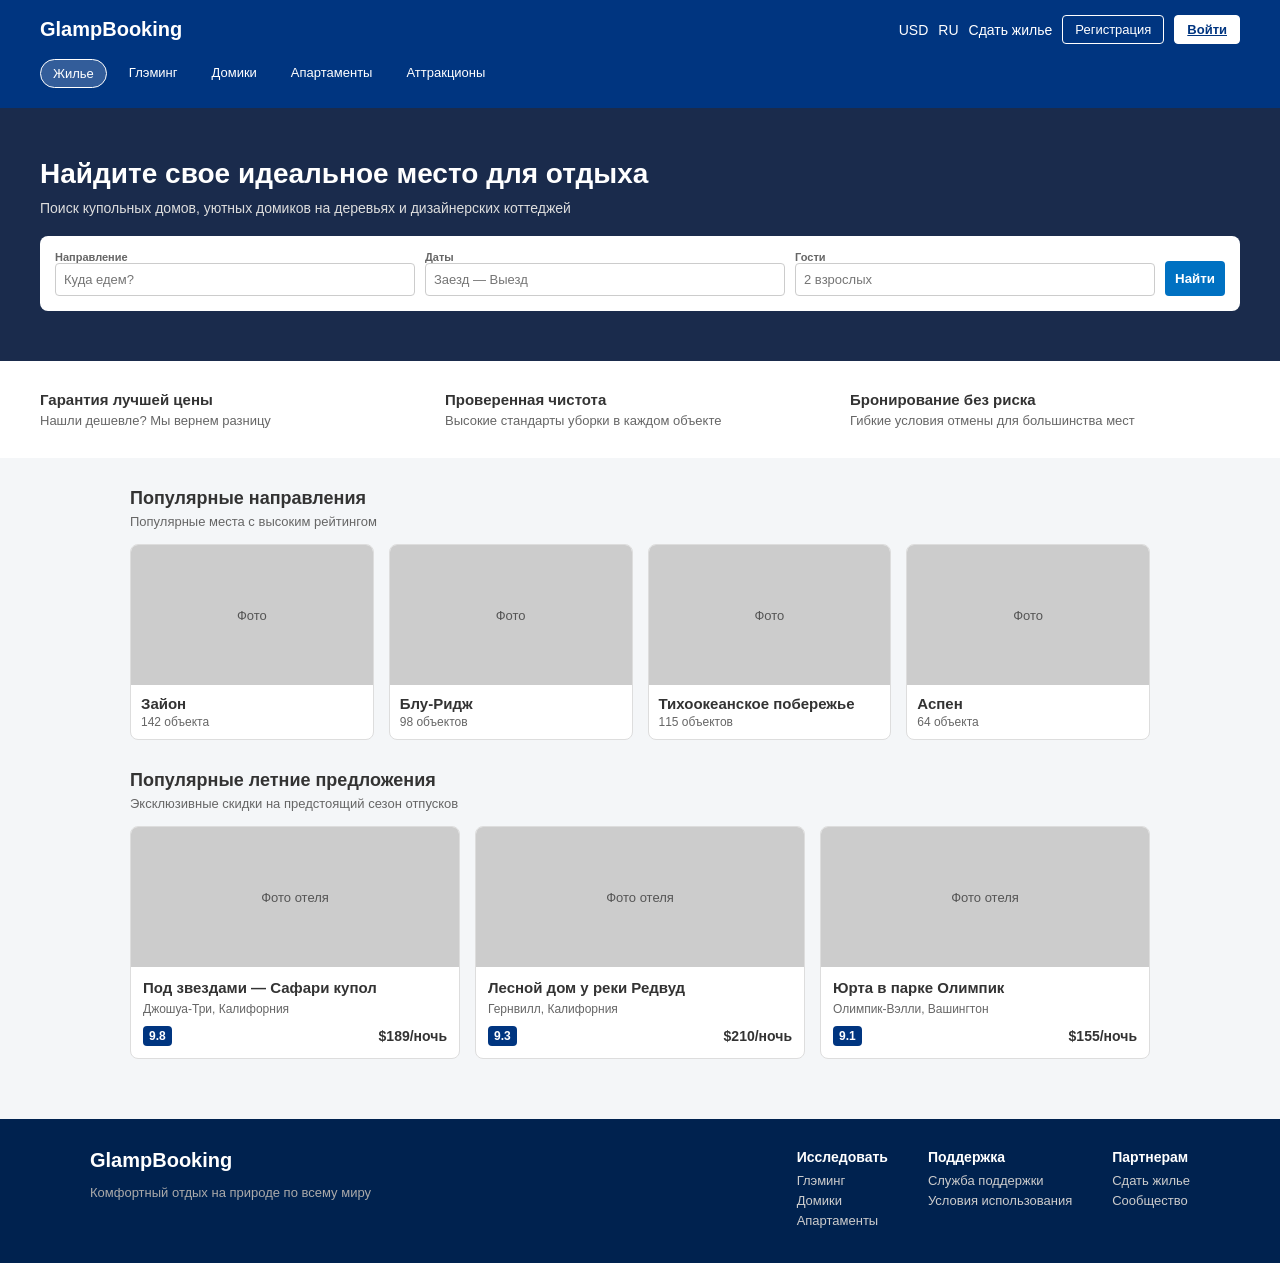
<file: index.html>
<!DOCTYPE html>
<html lang="ru">
<head>
  <meta charset="UTF-8">
  <meta name="viewport" content="width=device-width, initial-scale=1.0, maximum-scale=1.0, user-scalable=no">
  <title>GlampBooking — Главная</title>
  <link rel="stylesheet" href="css/style.css">
</head>
<body>

  <header class="header">
    <div class="header-top">
      <div class="logo">GlampBooking</div>
      <div class="top-actions">
        <span>USD</span>
        <span>RU</span>
        <a href="#" class="host-link">Сдать жилье</a>
        <button class="btn btn-outline">Регистрация</button>
        <a href="profile.html" class="btn btn-light">Войти</a>
      </div>
    </div>

    <nav class="nav">
      <a href="index.html" class="active">Жилье</a>
      <a href="search.html">Глэминг</a>
      <a href="search.html">Домики</a>
      <a href="search.html">Апартаменты</a>
      <a href="search.html">Аттракционы</a>
    </nav>
  </header>

  <section class="hero">
    <div class="hero-content">
      <h1>Найдите свое идеальное место для отдыха</h1>
      <p>Поиск купольных домов, уютных домиков на деревьях и дизайнерских коттеджей</p>
      
      <form class="search-form" action="search.html" method="GET">
        <div class="search-input">
          <label>Направление</label>
          <input type="text" placeholder="Куда едем?">
        </div>
        <div class="search-input">
          <label>Даты</label>
          <input type="text" placeholder="Заезд — Выезд">
        </div>
        <div class="search-input">
          <label>Гости</label>
          <input type="text" placeholder="2 взрослых">
        </div>
        <button type="submit" class="btn-search">Найти</button>
      </form>
    </div>
  </section>

  <section class="features">
    <div class="feature-item">
      <h4>Гарантия лучшей цены</h4>
      <p>Нашли дешевле? Мы вернем разницу</p>
    </div>
    <div class="feature-item">
      <h4>Проверенная чистота</h4>
      <p>Высокие стандарты уборки в каждом объекте</p>
    </div>
    <div class="feature-item">
      <h4>Бронирование без риска</h4>
      <p>Гибкие условия отмены для большинства мест</p>
    </div>
  </section>

  <main class="main-content">
    
    <section class="section-block">
      <h2>Популярные направления</h2>
      <p class="subtitle">Популярные места с высоким рейтингом</p>
      <div class="destinations-grid">
        <a href="search.html" class="card-link">
          <div class="destination-card">
            <div class="card-image-placeholder">Фото</div>
            <div class="destination-info">
              <h3>Зайон</h3>
              <p>142 объекта</p>
            </div>
          </div>
        </a>
        <a href="search.html" class="card-link">
          <div class="destination-card">
            <div class="card-image-placeholder">Фото</div>
            <div class="destination-info">
              <h3>Блу-Ридж</h3>
              <p>98 объектов</p>
            </div>
          </div>
        </a>
        <a href="search.html" class="card-link">
          <div class="destination-card">
            <div class="card-image-placeholder">Фото</div>
            <div class="destination-info">
              <h3>Тихоокеанское побережье</h3>
              <p>115 объектов</p>
            </div>
          </div>
        </a>
        <a href="search.html" class="card-link">
          <div class="destination-card">
            <div class="card-image-placeholder">Фото</div>
            <div class="destination-info">
              <h3>Аспен</h3>
              <p>64 объекта</p>
            </div>
          </div>
        </a>
      </div>
    </section>

    <section class="section-block">
      <h2>Популярные летние предложения</h2>
      <p class="subtitle">Эксклюзивные скидки на предстоящий сезон отпусков</p>

      <div class="cards-container">
        
        <a href="search.html" class="card-link">
          <div class="card">
            <div class="card-image-placeholder">Фото отеля</div>
            <div class="card-body">
              <h3>Под звездами — Сафари купол</h3>
              <p class="location">Джошуа-Три, Калифорния</p>
              <div class="card-footer">
                <span class="rating">9.8</span>
                <span class="price">$189/ночь</span>
              </div>
            </div>
          </div>
        </a>

        <a href="search.html" class="card-link">
          <div class="card">
            <div class="card-image-placeholder">Фото отеля</div>
            <div class="card-body">
              <h3>Лесной дом у реки Редвуд</h3>
              <p class="location">Гернвилл, Калифорния</p>
              <div class="card-footer">
                <span class="rating">9.3</span>
                <span class="price">$210/ночь</span>
              </div>
            </div>
          </div>
        </a>

        <a href="search.html" class="card-link">
          <div class="card">
            <div class="card-image-placeholder">Фото отеля</div>
            <div class="card-body">
              <h3>Юрта в парке Олимпик</h3>
              <p class="location">Олимпик-Вэлли, Вашингтон</p>
              <div class="card-footer">
                <span class="rating">9.1</span>
                <span class="price">$155/ночь</span>
              </div>
            </div>
          </div>
        </a>

      </div>
    </section>

  </main>

  <footer class="footer">
    <div class="footer-container">
      <div class="footer-brand">
        <div class="logo">GlampBooking</div>
        <p>Комфортный отдых на природе по всему миру</p>
      </div>
      <div class="footer-links">
        <div>
          <h5>Исследовать</h5>
          <a href="search.html">Глэминг</a>
          <a href="search.html">Домики</a>
          <a href="search.html">Апартаменты</a>
        </div>
        <div>
          <h5>Поддержка</h5>
          <a href="#">Служба поддержки</a>
          <a href="#">Условия использования</a>
        </div>
        <div>
          <h5>Партнерам</h5>
          <a href="#">Сдать жилье</a>
          <a href="#">Сообщество</a>
        </div>
      </div>
    </div>
  </footer>

</body>
</html>
</file>
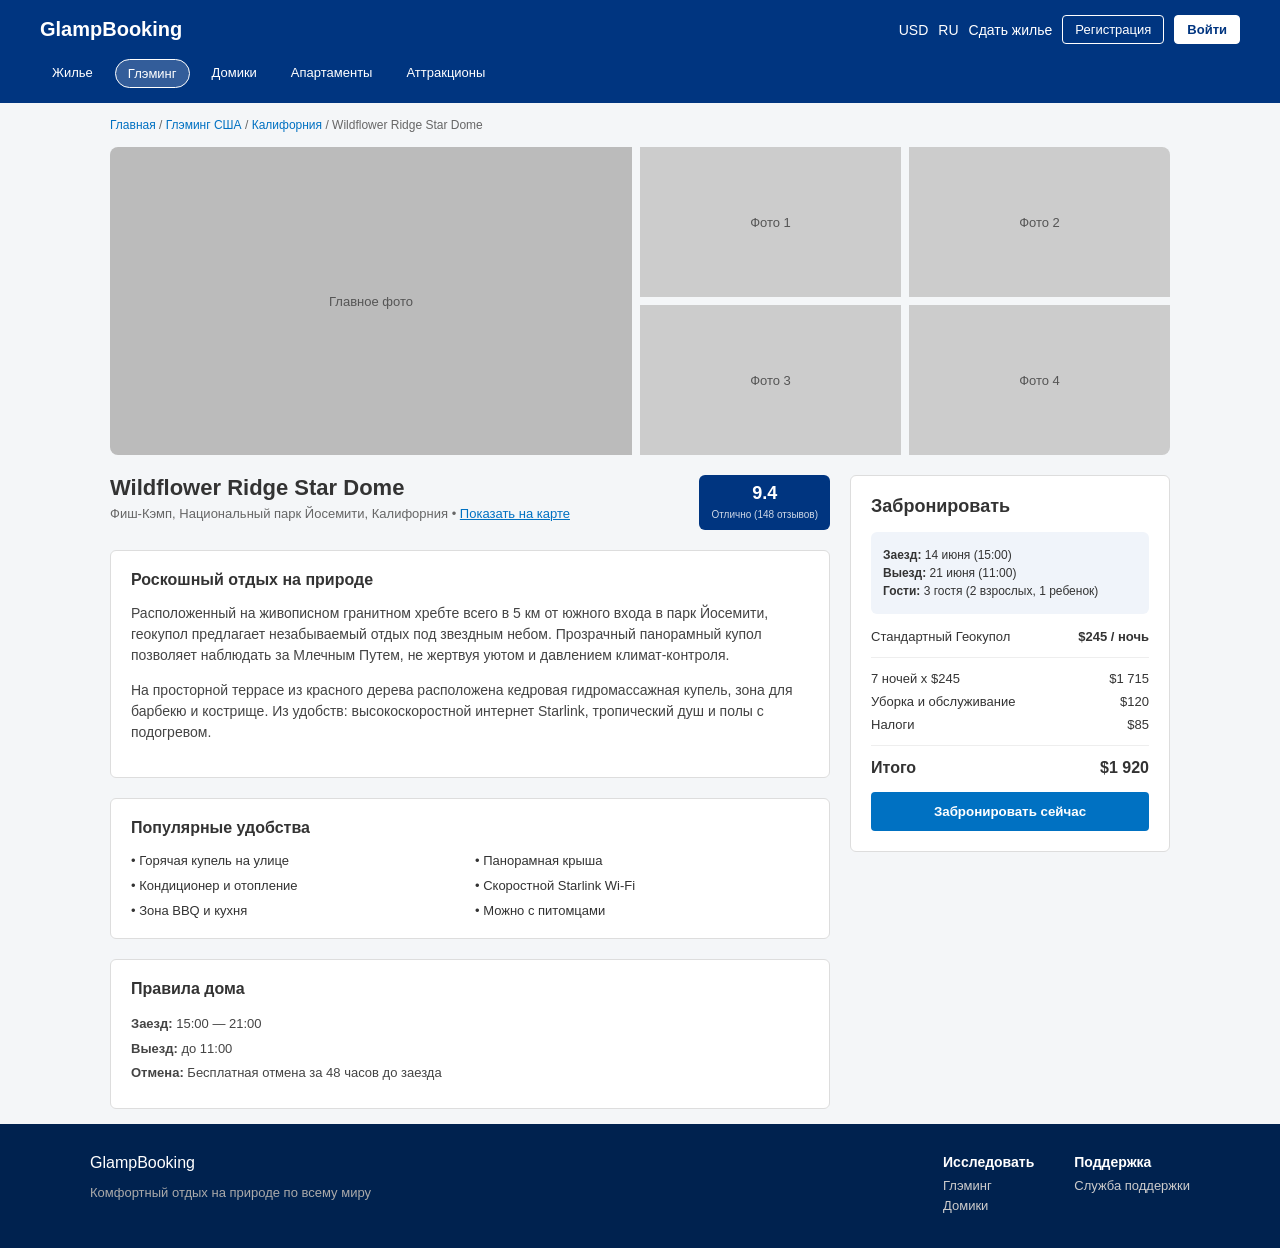
<file: hotel.html>
<!DOCTYPE html>
<html lang="ru">
<head>
  <meta charset="UTF-8">
  <meta name="viewport" content="width=device-width, initial-scale=1.0, maximum-scale=1.0, user-scalable=no">
  <title>Wildflower Ridge Star Dome — GlampBooking</title>
  <link rel="stylesheet" href="css/hotel.css">
</head>
<body>

  <header class="header">
    <div class="header-top">
      <div class="logo"><a href="index.html">GlampBooking</a></div>
      <div class="top-actions">
        <span>USD</span>
        <span>RU</span>
        <a href="#" class="host-link">Сдать жилье</a>
        <button class="btn btn-outline">Регистрация</button>
        <button class="btn btn-light">Войти</button>
      </div>
    </div>

    <nav class="nav">
      <a href="index.html">Жилье</a>
      <a href="search.html" class="active">Глэминг</a>
      <a href="search.html">Домики</a>
      <a href="search.html">Апартаменты</a>
      <a href="search.html">Аттракционы</a>
    </nav>
  </header>

  <div class="breadcrumb">
    <a href="index.html">Главная</a> / <a href="search.html">Глэминг США</a> / <a href="search.html">Калифорния</a> / Wildflower Ridge Star Dome
  </div>

  <main class="hotel-page-container">

    <div class="gallery-grid">
      <div class="gallery-main">Главное фото</div>
      <div class="gallery-sub">Фото 1</div>
      <div class="gallery-sub">Фото 2</div>
      <div class="gallery-sub">Фото 3</div>
      <div class="gallery-sub">Фото 4</div>
    </div>

    <div class="hotel-content">
      
      <div class="hotel-details">
        
        <div class="hotel-header">
          <div>
            <h1>Wildflower Ridge Star Dome</h1>
            <p class="address">Фиш-Кэмп, Национальный парк Йосемити, Калифорния • <a href="#">Показать на карте</a></p>
          </div>
          <div class="rating-badge-lg">
            <span>9.4</span>
            <small>Отлично (148 отзывов)</small>
          </div>
        </div>

        <section class="details-section">
          <h2>Роскошный отдых на природе</h2>
          <p>Расположенный на живописном гранитном хребте всего в 5 км от южного входа в парк Йосемити, геокупол предлагает незабываемый отдых под звездным небом. Прозрачный панорамный купол позволяет наблюдать за Млечным Путем, не жертвуя уютом и давлением климат-контроля.</p>
          <p>На просторной террасе из красного дерева расположена кедровая гидромассажная купель, зона для барбекю и кострище. Из удобств: высокоскоростной интернет Starlink, тропический душ и полы с подогревом.</p>
        </section>

        <section class="details-section">
          <h3>Популярные удобства</h3>
          <div class="amenities-grid">
            <div>• Горячая купель на улице</div>
            <div>• Панорамная крыша</div>
            <div>• Кондиционер и отопление</div>
            <div>• Скоростной Starlink Wi-Fi</div>
            <div>• Зона BBQ и кухня</div>
            <div>• Можно с питомцами</div>
          </div>
        </section>

        <section class="details-section">
          <h3>Правила дома</h3>
          <div class="rules-list">
            <p><strong>Заезд:</strong> 15:00 — 21:00</p>
            <p><strong>Выезд:</strong> до 11:00</p>
            <p><strong>Отмена:</strong> Бесплатная отмена за 48 часов до заезда</p>
          </div>
        </section>

      </div>

      <aside class="booking-card">
        <h3>Забронировать</h3>
        
        <div class="reservation-info">
          <p><strong>Заезд:</strong> 14 июня (15:00)</p>
          <p><strong>Выезд:</strong> 21 июня (11:00)</p>
          <p><strong>Гости:</strong> 3 гостя (2 взрослых, 1 ребенок)</p>
        </div>

        <div class="price-breakdown">
          <div class="price-row">
            <span>Стандартный Геокупол</span>
            <strong>$245 / ночь</strong>
          </div>
          <hr>
          <div class="price-row">
            <span>7 ночей x $245</span>
            <span>$1 715</span>
          </div>
          <div class="price-row">
            <span>Уборка и обслуживание</span>
            <span>$120</span>
          </div>
          <div class="price-row">
            <span>Налоги</span>
            <span>$85</span>
          </div>
          <hr>
          <div class="price-row total">
            <span>Итого</span>
            <span>$1 920</span>
          </div>
        </div>

        <button class="btn-search btn-block">Забронировать сейчас</button>
      </aside>

    </div>

  </main>

  <footer class="footer">
    <div class="footer-container">
      <div class="footer-brand">
        <div class="logo">GlampBooking</div>
        <p>Комфортный отдых на природе по всему миру</p>
      </div>
      <div class="footer-links">
        <div>
          <h5>Исследовать</h5>
          <a href="search.html">Глэминг</a>
          <a href="search.html">Домики</a>
        </div>
        <div>
          <h5>Поддержка</h5>
          <a href="#">Служба поддержки</a>
        </div>
      </div>
    </div>
  </footer>

</body>
</html>
</file>
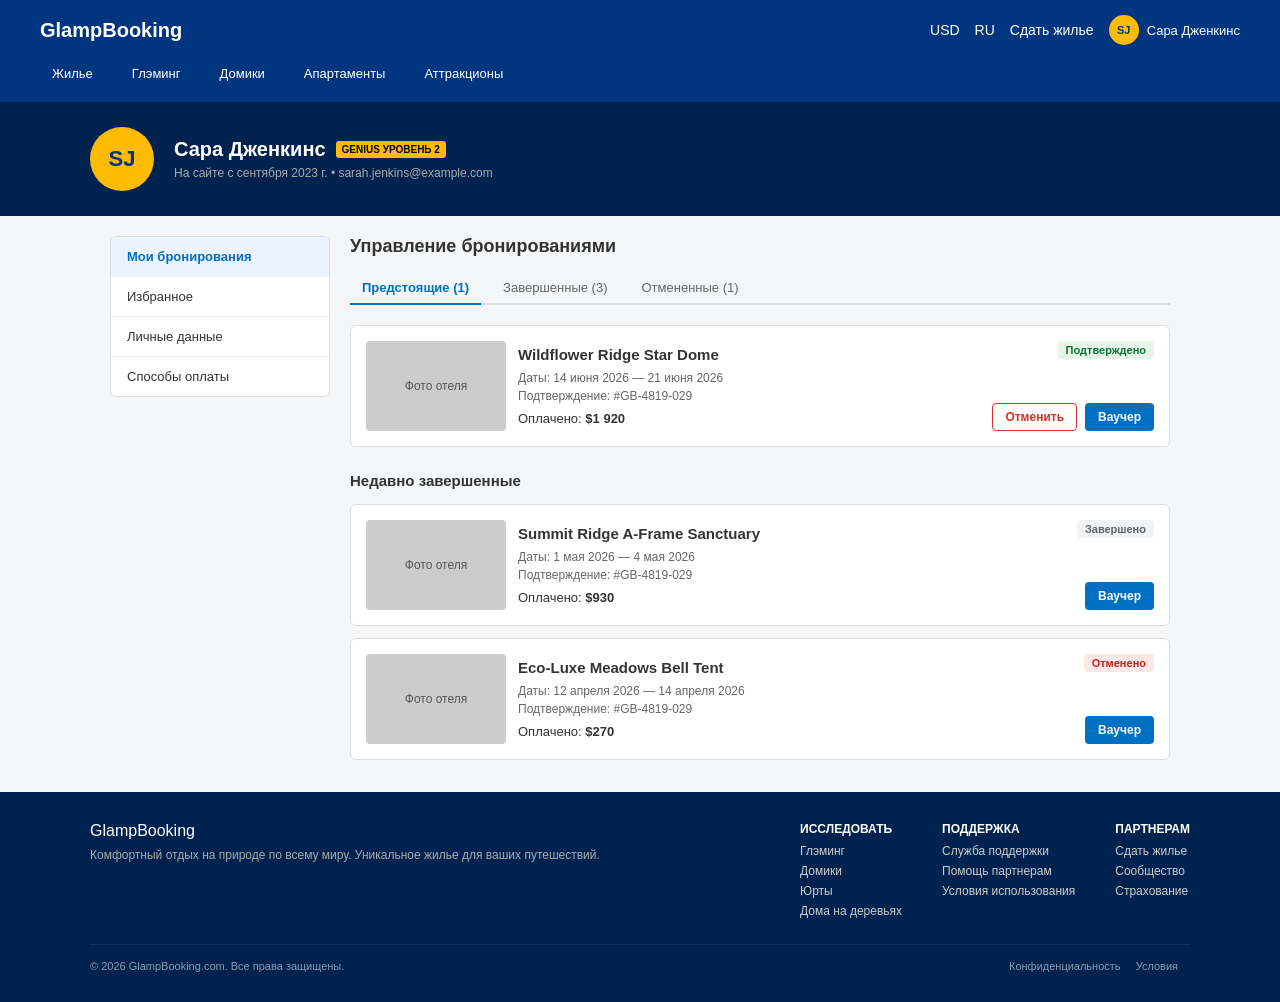
<file: profile.html>
<!DOCTYPE html>
<html lang="ru">
<head>
  <meta charset="UTF-8">
  <meta name="viewport" content="width=device-width, initial-scale=1.0">
  <title>GlampBooking — Личный кабинет</title>
  <link rel="stylesheet" href="css/profile.css">
</head>
<body>

  <header class="header">
    <div class="header-top">
      <div class="logo"><a href="index.html">GlampBooking</a></div>
      <div class="top-actions">
        <span>USD</span>
        <span>RU</span>
        <a href="#" class="host-link">Сдать жилье</a>
        <a href="profile.html" class="user-pill">
          <div class="user-avatar-placeholder">SJ</div>
          <span>Сара Дженкинс</span>
        </a>
      </div>
    </div>

    <nav class="nav">
      <a href="index.html">Жилье</a>
      <a href="search.html">Глэминг</a>
      <a href="search.html">Домики</a>
      <a href="search.html">Апартаменты</a>
      <a href="search.html">Аттракционы</a>
    </nav>
  </header>

  <section class="profile-hero">
    <div class="profile-hero-content">
      <div class="profile-avatar-lg">SJ</div>
      <div class="profile-user-info">
        <div class="user-name-row">
          <h2>Сара Дженкинс</h2>
          <span class="badge-genius">GENIUS УРОВЕНЬ 2</span>
        </div>
        <p class="user-meta">На сайте с сентября 2023 г. • sarah.jenkins@example.com</p>
      </div>
    </div>
  </section>

  <div class="profile-container">
    
    <aside class="profile-sidebar">
      <ul class="profile-menu">
        <li class="active">
          <a href="#">Мои бронирования</a>
        </li>
        <li>
          <a href="#">Избранное</a>
        </li>
        <li>
          <a href="#">Личные данные</a>
        </li>
        <li>
          <a href="#">Способы оплаты</a>
        </li>
      </ul>
    </aside>

    <main class="profile-content">
      <h3>Управление бронированиями</h3>

      <div class="booking-tabs">
        <button class="tab-btn active">Предстоящие (1)</button>
        <button class="tab-btn">Завершенные (3)</button>
        <button class="tab-btn">Отмененные (1)</button>
      </div>

      <div class="booking-card">
        <div class="booking-img">
          <div class="img-placeholder">Фото отеля</div>
        </div>
        <div class="booking-details">
          <h4>Wildflower Ridge Star Dome</h4>
          <p class="booking-dates">Даты: 14 июня 2026 — 21 июня 2026</p>
          <p class="booking-code">Подтверждение: #GB-4819-029</p>
          <p class="booking-price">Оплачено: <strong>$1 920</strong></p>
        </div>
        <div class="booking-actions">
          <span class="status-badge status-confirmed">Подтверждено</span>
          <div class="btn-group">
            <button class="btn btn-outline-danger">Отменить</button>
            <button class="btn btn-primary">Ваучер</button>
          </div>
        </div>
      </div>

      <h4 class="section-title">Недавно завершенные</h4>

      <div class="booking-card">
        <div class="booking-img">
          <div class="img-placeholder">Фото отеля</div>
        </div>
        <div class="booking-details">
          <h4>Summit Ridge A-Frame Sanctuary</h4>
          <p class="booking-dates">Даты: 1 мая 2026 — 4 мая 2026</p>
          <p class="booking-code">Подтверждение: #GB-4819-029</p>
          <p class="booking-price">Оплачено: <strong>$930</strong></p>
        </div>
        <div class="booking-actions">
          <span class="status-badge status-completed">Завершено</span>
          <button class="btn btn-primary">Ваучер</button>
        </div>
      </div>

      <div class="booking-card">
        <div class="booking-img">
          <div class="img-placeholder">Фото отеля</div>
        </div>
        <div class="booking-details">
          <h4>Eco-Luxe Meadows Bell Tent</h4>
          <p class="booking-dates">Даты: 12 апреля 2026 — 14 апреля 2026</p>
          <p class="booking-code">Подтверждение: #GB-4819-029</p>
          <p class="booking-price">Оплачено: <strong>$270</strong></p>
        </div>
        <div class="booking-actions">
          <span class="status-badge status-cancelled">Отменено</span>
          <button class="btn btn-primary">Ваучер</button>
        </div>
      </div>

    </main>

  </div>

  <footer class="footer">
    <div class="footer-container">
      <div class="footer-brand">
        <div class="logo">GlampBooking</div>
        <p>Комфортный отдых на природе по всему миру. Уникальное жилье для ваших путешествий.</p>
      </div>
      <div class="footer-links">
        <div>
          <h5>ИССЛЕДОВАТЬ</h5>
          <a href="search.html">Глэминг</a>
          <a href="search.html">Домики</a>
          <a href="search.html">Юрты</a>
          <a href="search.html">Дома на деревьях</a>
        </div>
        <div>
          <h5>ПОДДЕРЖКА</h5>
          <a href="#">Служба поддержки</a>
          <a href="#">Помощь партнерам</a>
          <a href="#">Условия использования</a>
        </div>
        <div>
          <h5>ПАРТНЕРАМ</h5>
          <a href="#">Сдать жилье</a>
          <a href="#">Сообщество</a>
          <a href="#">Страхование</a>
        </div>
      </div>
    </div>
    <div class="footer-bottom">
      <p>© 2026 GlampBooking.com. Все права защищены.</p>
      <div class="legal-links">
        <a href="#">Конфиденциальность</a>
        <a href="#">Условия</a>
      </div>
    </div>
  </footer>

</body>
</html>
</file>
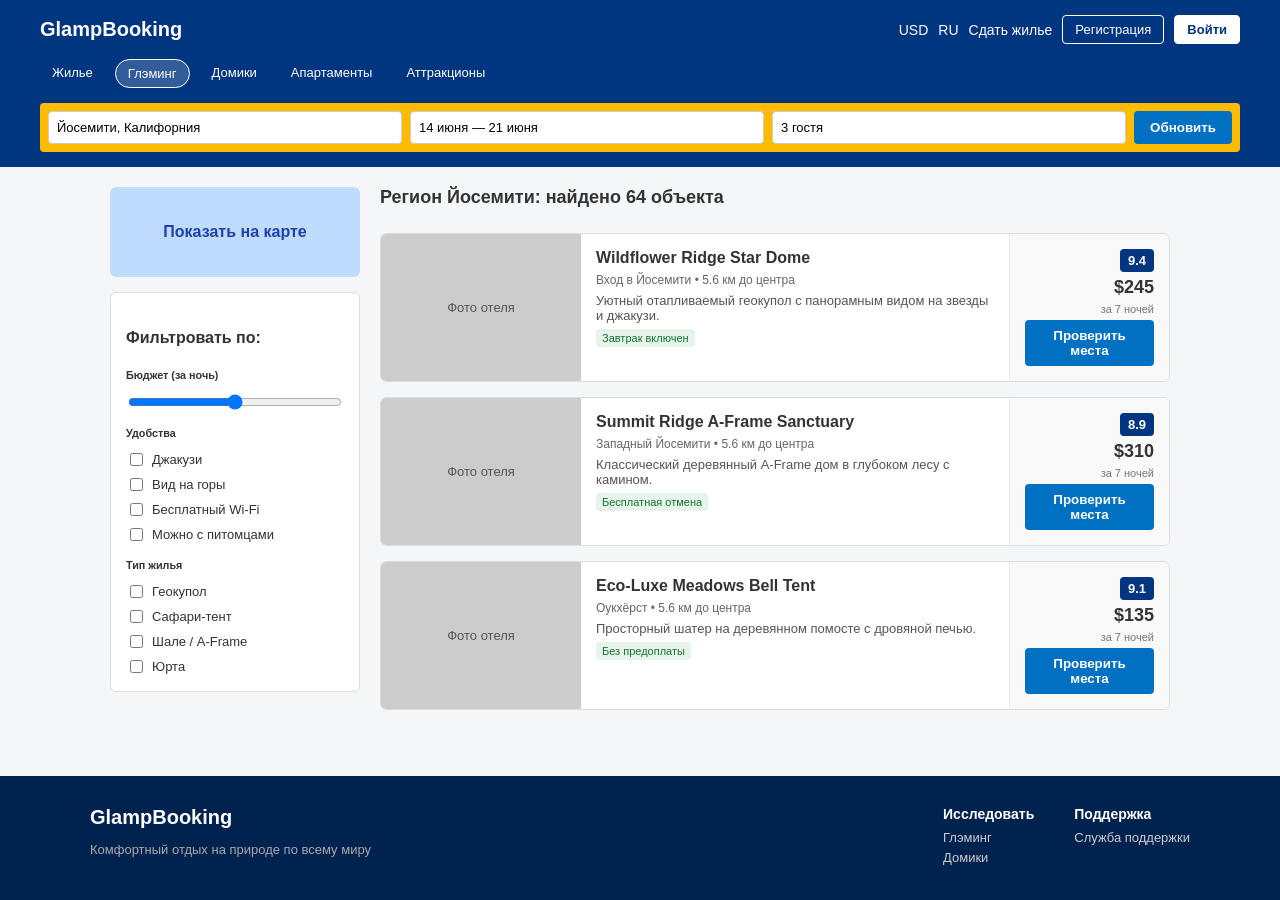
<file: search.html>
<!DOCTYPE html>
<html lang="ru">
<head>
  <meta charset="UTF-8">
  <meta name="viewport" content="width=device-width, initial-scale=1.0, maximum-scale=1.0, user-scalable=no">
  <title>GlampBooking — Результаты поиска</title>
  <link rel="stylesheet" href="css/search.css">
</head>
<body>

  <header class="header">
    <div class="header-top">
      <div class="logo"><a href="index.html" style="color: #fff; text-decoration: none;">GlampBooking</a></div>
      <div class="top-actions">
        <span>USD</span>
        <span>RU</span>
        <a href="#" class="host-link">Сдать жилье</a>
        <button class="btn btn-outline">Регистрация</button>
        <button class="btn btn-light">Войти</button>
      </div>
    </div>

    <nav class="nav">
      <a href="index.html">Жилье</a>
      <a href="search.html" class="active">Глэминг</a>
      <a href="search.html">Домики</a>
      <a href="search.html">Апартаменты</a>
      <a href="search.html">Аттракционы</a>
    </nav>

    <div class="search-bar-compact">
      <input type="text" value="Йосемити, Калифорния">
      <input type="text" value="14 июня — 21 июня">
      <input type="text" value="3 гостя">
      <button class="btn-search">Обновить</button>
    </div>
  </header>

  <div class="search-page-container">
    
    <aside class="sidebar">
      <div class="map-box">
        <span>Показать на карте</span>
      </div>

      <div class="filter-group">
        <h4>Фильтровать по:</h4>
        
        <div class="filter-section">
          <h5>Бюджет (за ночь)</h5>
          <input type="range" min="50" max="450">
        </div>

        <div class="filter-section">
          <h5>Удобства</h5>
          <label><input type="checkbox"> Джакузи</label>
          <label><input type="checkbox"> Вид на горы</label>
          <label><input type="checkbox"> Бесплатный Wi-Fi</label>
          <label><input type="checkbox"> Можно с питомцами</label>
        </div>

        <div class="filter-section">
          <h5>Тип жилья</h5>
          <label><input type="checkbox"> Геокупол</label>
          <label><input type="checkbox"> Сафари-тент</label>
          <label><input type="checkbox"> Шале / A-Frame</label>
          <label><input type="checkbox"> Юрта</label>
        </div>
      </div>
    </aside>

    <main class="results-content">
      <div class="results-header">
        <h2>Регион Йосемити: найдено 64 объекта</h2>
      </div>

      <!-- Клик по любой карточке переводит на hotel.html -->
      <a href="hotel.html" class="card-link">
        <div class="horizontal-card">
          <div class="card-image-placeholder">Фото отеля</div>
          <div class="card-info">
            <h3>Wildflower Ridge Star Dome</h3>
            <p class="location">Вход в Йосемити • 5.6 км до центра</p>
            <p class="desc">Уютный отапливаемый геокупол с панорамным видом на звезды и джакузи.</p>
            <span class="badge">Завтрак включен</span>
          </div>
          <div class="card-price-block">
            <div class="rating-badge">9.4</div>
            <div class="price-val">$245</div>
            <p class="price-sub">за 7 ночей</p>
            <button class="btn-search">Проверить места</button>
          </div>
        </div>
      </a>

      <a href="hotel.html" class="card-link">
        <div class="horizontal-card">
          <div class="card-image-placeholder">Фото отеля</div>
          <div class="card-info">
            <h3>Summit Ridge A-Frame Sanctuary</h3>
            <p class="location">Западный Йосемити • 5.6 км до центра</p>
            <p class="desc">Классический деревянный A-Frame дом в глубоком лесу с камином.</p>
            <span class="badge">Бесплатная отмена</span>
          </div>
          <div class="card-price-block">
            <div class="rating-badge">8.9</div>
            <div class="price-val">$310</div>
            <p class="price-sub">за 7 ночей</p>
            <button class="btn-search">Проверить места</button>
          </div>
        </div>
      </a>

      <a href="hotel.html" class="card-link">
        <div class="horizontal-card">
          <div class="card-image-placeholder">Фото отеля</div>
          <div class="card-info">
            <h3>Eco-Luxe Meadows Bell Tent</h3>
            <p class="location">Оукхёрст • 5.6 км до центра</p>
            <p class="desc">Просторный шатер на деревянном помосте с дровяной печью.</p>
            <span class="badge">Без предоплаты</span>
          </div>
          <div class="card-price-block">
            <div class="rating-badge">9.1</div>
            <div class="price-val">$135</div>
            <p class="price-sub">за 7 ночей</p>
            <button class="btn-search">Проверить места</button>
          </div>
        </div>
      </a>
    </main>

  </div>

  <footer class="footer">
    <div class="footer-container">
      <div class="footer-brand">
        <div class="logo">GlampBooking</div>
        <p>Комфортный отдых на природе по всему миру</p>
      </div>
      <div class="footer-links">
        <div>
          <h5>Исследовать</h5>
          <a href="search.html">Глэминг</a>
          <a href="search.html">Домики</a>
        </div>
        <div>
          <h5>Поддержка</h5>
          <a href="#">Служба поддержки</a>
        </div>
      </div>
    </div>
  </footer>

</body>
</html>
</file>
<file: css/style.css>
* {
  box-sizing: border-box;
}

body {
  font-family: Arial, sans-serif;
  margin: 0;
  background-color: #f4f6f8;
  color: #333;
}

.header {
  background-color: #003580;
  color: #fff;
  padding: 15px 20px;
  display: flex;
  flex-direction: column;
  gap: 15px;
}

.header-top {
  display: flex;
  flex-direction: column;
  gap: 10px;
  align-items: flex-start;
}

.logo {
  font-size: 20px;
  font-weight: bold;
}

.top-actions {
  display: flex;
  flex-wrap: wrap;
  align-items: center;
  gap: 10px;
  font-size: 14px;
}

.host-link {
  color: #fff;
  text-decoration: none;
}

.btn {
  padding: 6px 12px;
  border-radius: 4px;
  font-size: 13px;
  cursor: pointer;
}

.btn-outline {
  background: transparent;
  border: 1px solid #fff;
  color: #fff;
}

.btn-light {
  background-color: #fff;
  border: 1px solid #fff;
  color: #003580;
  font-weight: bold;
}

.nav {
  display: flex;
  overflow-x: auto;
  gap: 10px;
  padding-bottom: 5px;
}

.nav a {
  color: #fff;
  text-decoration: none;
  font-size: 13px;
  padding: 6px 12px;
  border-radius: 20px;
  white-space: nowrap;
}

.nav a.active {
  background-color: rgba(255, 255, 255, 0.2);
  border: 1px solid #fff;
}

.hero {
  background-color: #1a2b4c;
  color: #fff;
  padding: 30px 20px;
}

.hero h1 {
  font-size: 22px;
  margin: 0 0 10px;
}

.hero p {
  font-size: 14px;
  margin: 0 0 20px;
  color: #ddd;
}

.search-form {
  background: #fff;
  padding: 15px;
  border-radius: 8px;
  display: flex;
  flex-direction: column;
  gap: 10px;
}

.search-input {
  display: flex;
  flex-direction: column;
}

.search-input label {
  font-size: 11px;
  color: #666;
  font-weight: bold;
}

.search-input input {
  border: 1px solid #ccc;
  padding: 8px;
  border-radius: 4px;
  font-size: 13px;
}

.btn-search {
  background: #0071c2;
  color: #fff;
  border: none;
  padding: 10px;
  border-radius: 4px;
  font-weight: bold;
  cursor: pointer;
}

.features {
  padding: 20px;
  display: flex;
  flex-direction: column;
  gap: 15px;
  background: #fff;
}

.feature-item h4 {
  margin: 0 0 5px;
  font-size: 15px;
}

.feature-item p {
  margin: 0;
  font-size: 13px;
  color: #666;
}

.main-content {
  padding: 20px;
}

.section-block {
  margin-bottom: 30px;
}

.section-block h2 {
  font-size: 18px;
  margin: 0 0 5px;
}

.subtitle {
  color: #666;
  font-size: 13px;
  margin: 0 0 15px;
}

.destinations-grid, .cards-container {
  display: flex;
  flex-direction: column;
  gap: 15px;
}

.destination-card, .card {
  background: #fff;
  border: 1px solid #ddd;
  border-radius: 8px;
  overflow: hidden;
  display: flex;
  flex-direction: column;
}

.card-image-placeholder {
  height: 140px;
  background: #ccc;
  display: flex;
  align-items: center;
  justify-content: center;
  color: #555;
  font-size: 13px;
}

.destination-info {
  padding: 10px;
}

.destination-info h3 {
  margin: 0;
  font-size: 15px;
}

.destination-info p {
  margin: 3px 0 0;
  font-size: 12px;
  color: #666;
}

.card-body {
  padding: 12px;
  display: flex;
  flex-direction: column;
  flex-grow: 1;
}

.card-body h3 {
  margin: 0 0 6px;
  font-size: 15px;
}

.card-link {
  text-decoration: none;
  color: inherit;
  display: flex;
  flex: 1;
}

.location {
  color: #666;
  font-size: 12px;
  margin: 0 0 10px;
}

.card-footer {
  margin-top: auto;
  display: flex;
  justify-content: space-between;
  align-items: center;
}

.rating {
  background: #003580;
  color: #fff;
  padding: 3px 6px;
  border-radius: 4px;
  font-size: 12px;
  font-weight: bold;
}

.price {
  font-weight: bold;
  font-size: 14px;
}

.footer {
  background: #00224f;
  color: #fff;
  padding: 30px 20px;
}

.footer-container {
  display: flex;
  flex-direction: column;
  gap: 20px;
}

.footer-brand p {
  font-size: 13px;
  color: #aaa;
}

.footer-links {
  display: flex;
  flex-direction: column;
  gap: 15px;
}

.footer-links h5 {
  margin: 0 0 8px;
  font-size: 14px;
}

.footer-links a {
  display: block;
  color: #ccc;
  text-decoration: none;
  font-size: 13px;
  margin-bottom: 5px;
}

@media (min-width: 768px) {
  .header {
    padding: 15px 40px;
  }

  .header-top {
    flex-direction: row;
    justify-content: space-between;
    align-items: center;
  }

  .hero {
    padding: 50px 40px;
  }

  .hero h1 {
    font-size: 28px;
  }

  .search-form {
    flex-direction: row;
    align-items: flex-end;
  }

  .search-input {
    flex: 1;
  }

  .features {
    flex-direction: row;
    justify-content: space-between;
    padding: 30px 40px;
  }

  .feature-item {
    flex: 1;
  }

  .main-content {
    max-width: 1100px;
    margin: 0 auto;
    padding: 30px 40px;
  }

  .destinations-grid {
    flex-direction: row;
  }

  .destination-card {
    flex: 1;
  }

  .cards-container {
    flex-direction: row;
  }

  .card {
    flex: 1;
  }

  .footer-container {
    flex-direction: row;
    justify-content: space-between;
    max-width: 1100px;
    margin: 0 auto;
  }

  .footer-links {
    flex-direction: row;
    gap: 40px;
  }
}
</file>
<file: css/hotel.css>
* {
  box-sizing: border-box;
}

html, body {
  height: 100%;
}

body {
  font-family: Arial, sans-serif;
  margin: 0;
  background-color: #f4f6f8;
  color: #333;
  display: flex;
  flex-direction: column;
  min-height: 100vh;
}

/* 1. Шапка */
.header {
  background-color: #003580;
  color: #fff;
  padding: 15px 20px;
  display: flex;
  flex-direction: column;
  gap: 15px;
}

.header-top {
  display: flex;
  flex-direction: column;
  gap: 10px;
}

.logo a {
  color: #fff;
  text-decoration: none;
  font-size: 20px;
  font-weight: bold;
}

.top-actions {
  display: flex;
  flex-wrap: wrap;
  align-items: center;
  gap: 10px;
  font-size: 14px;
}

.host-link {
  color: #fff;
  text-decoration: none;
}

.btn {
  padding: 6px 12px;
  border-radius: 4px;
  font-size: 13px;
  cursor: pointer;
}

.btn-outline {
  background: transparent;
  border: 1px solid #fff;
  color: #fff;
}

.btn-light {
  background-color: #fff;
  border: 1px solid #fff;
  color: #003580;
  font-weight: bold;
}

.nav {
  display: flex;
  overflow-x: auto;
  gap: 10px;
}

.nav a {
  color: #fff;
  text-decoration: none;
  font-size: 13px;
  padding: 6px 12px;
  border-radius: 20px;
  white-space: nowrap;
}

.nav a.active {
  background-color: rgba(255, 255, 255, 0.2);
  border: 1px solid #fff;
}

/* Хлебные крошки */
.breadcrumb {
  max-width: 1100px;
  width: 100%;
  margin: 15px auto 0;
  padding: 0 20px;
  font-size: 12px;
  color: #666;
}

.breadcrumb a {
  color: #0071c2;
  text-decoration: none;
}

/* 2. Контент страницы отеля */
.hotel-page-container {
  max-width: 1100px;
  width: 100%;
  margin: 15px auto;
  padding: 0 20px;
  flex: 1 0 auto;
  display: flex;
  flex-direction: column;
  gap: 20px;
}

/* Галерея */
.gallery-grid {
  display: grid;
  grid-template-columns: 1fr 1fr;
  gap: 8px;
  border-radius: 8px;
  overflow: hidden;
}

.gallery-main, .gallery-sub {
  background: #ccc;
  display: flex;
  align-items: center;
  justify-content: center;
  color: #555;
  font-size: 13px;
  min-height: 120px;
}

.gallery-main {
  grid-column: span 2;
  min-height: 220px;
  background: #bbb;
}

/* Описание + Форма брони */
.hotel-content {
  display: flex;
  flex-direction: column;
  gap: 20px;
}

.hotel-details {
  flex: 1;
  display: flex;
  flex-direction: column;
  gap: 20px;
}

.hotel-header {
  display: flex;
  justify-content: space-between;
  align-items: flex-start;
  gap: 15px;
}

.hotel-header h1 {
  margin: 0 0 5px;
  font-size: 22px;
}

.address {
  margin: 0;
  font-size: 13px;
  color: #666;
}

.address a {
  color: #0071c2;
}

.rating-badge-lg {
  background: #003580;
  color: #fff;
  padding: 8px 12px;
  border-radius: 6px;
  text-align: center;
  flex-shrink: 0;
}

.rating-badge-lg span {
  display: block;
  font-size: 18px;
  font-weight: bold;
}

.rating-badge-lg small {
  font-size: 10px;
  opacity: 0.8;
}

.details-section {
  background: #fff;
  padding: 20px;
  border: 1px solid #ddd;
  border-radius: 6px;
}

.details-section h2, .details-section h3 {
  margin-top: 0;
  font-size: 16px;
}

.details-section p {
  font-size: 14px;
  line-height: 1.5;
  color: #444;
}

.amenities-grid {
  display: grid;
  grid-template-columns: 1fr;
  gap: 10px;
  font-size: 13px;
}

.rules-list p {
  margin: 5px 0;
  font-size: 13px;
}

/* Карточка бронирования справа */
.booking-card {
  background: #fff;
  border: 1px solid #ddd;
  border-radius: 6px;
  padding: 20px;
  display: flex;
  flex-direction: column;
  gap: 15px;
  height: fit-content;
}

.booking-card h3 {
  margin: 0;
  font-size: 18px;
}

.reservation-info {
  background: #f0f4fa;
  padding: 12px;
  border-radius: 6px;
  font-size: 12px;
}

.reservation-info p {
  margin: 4px 0;
}

.price-breakdown {
  display: flex;
  flex-direction: column;
  gap: 8px;
  font-size: 13px;
}

.price-row {
  display: flex;
  justify-content: space-between;
}

.price-row.total {
  font-size: 16px;
  font-weight: bold;
}

hr {
  border: none;
  border-top: 1px solid #eee;
  margin: 5px 0;
}

.btn-search {
  background: #0071c2;
  color: #fff;
  border: none;
  padding: 12px;
  border-radius: 4px;
  font-weight: bold;
  cursor: pointer;
}

.btn-block {
  width: 100%;
}

/* 3. Подвал */
.footer {
  background: #00224f;
  color: #fff;
  padding: 30px 20px;
  margin-top: auto;
  flex-shrink: 0;
}

.footer-container {
  display: flex;
  flex-direction: column;
  gap: 20px;
  max-width: 1100px;
  margin: 0 auto;
}

.footer-brand p {
  font-size: 13px;
  color: #aaa;
}

.footer-links {
  display: flex;
  flex-direction: column;
  gap: 15px;
}

.footer-links h5 {
  margin: 0 0 8px;
  font-size: 14px;
}

.footer-links a {
  display: block;
  color: #ccc;
  text-decoration: none;
  font-size: 13px;
  margin-bottom: 5px;
}

/* 4. Адаптив под ПК */
@media (min-width: 768px) {
  .header {
    padding: 15px 40px;
  }

  .header-top {
    flex-direction: row;
    justify-content: space-between;
    align-items: center;
  }

  .gallery-grid {
    grid-template-columns: 2fr 1fr 1fr;
    grid-template-rows: 150px 150px;
  }

  .gallery-main {
    grid-column: span 1;
    grid-row: span 2;
    min-height: 100%;
  }

  .hotel-content {
    flex-direction: row;
  }

  .booking-card {
    width: 320px;
    flex-shrink: 0;
  }

  .amenities-grid {
    grid-template-columns: 1fr 1fr;
  }

  .footer-container {
    flex-direction: row;
    justify-content: space-between;
  }

  .footer-links {
    flex-direction: row;
    gap: 40px;
  }
}
</file>
<file: css/profile.css>
* {
  box-sizing: border-box;
  margin: 0;
  padding: 0;
}

html, body {
  height: 100%;
}

body {
  font-family: Arial, sans-serif;
  background-color: #f4f6f8;
  color: #333;
  display: flex;
  flex-direction: column;
  min-height: 100vh;
}

/* Шапка */
.header {
  background-color: #003580;
  color: #fff;
  padding: 15px 40px;
}

.header-top {
  display: flex;
  justify-content: space-between;
  align-items: center;
  margin-bottom: 15px;
}

.logo a {
  color: #fff;
  text-decoration: none;
  font-size: 20px;
  font-weight: bold;
}

.top-actions {
  display: flex;
  align-items: center;
  gap: 15px;
  font-size: 14px;
}

.host-link {
  color: #fff;
  text-decoration: none;
}

.user-pill {
  display: flex;
  align-items: center;
  gap: 8px;
  color: #fff;
  text-decoration: none;
  font-size: 13px;
}

.user-avatar-placeholder {
  width: 30px;
  height: 30px;
  border-radius: 50%;
  background: #febb02;
  color: #003580;
  display: flex;
  align-items: center;
  justify-content: center;
  font-weight: bold;
  font-size: 11px;
}

.nav {
  display: flex;
  gap: 15px;
  overflow-x: auto;
}

.nav a {
  color: #fff;
  text-decoration: none;
  font-size: 13px;
  padding: 6px 12px;
  border-radius: 20px;
  white-space: nowrap;
}

.nav a:hover {
  background-color: rgba(255, 255, 255, 0.1);
}

/* Баннер профиля */
.profile-hero {
  background-color: #00224f;
  color: #fff;
  padding: 25px 40px;
}

.profile-hero-content {
  max-width: 1100px;
  margin: 0 auto;
  display: flex;
  align-items: center;
  gap: 20px;
}

.profile-avatar-lg {
  width: 64px;
  height: 64px;
  border-radius: 50%;
  background: #febb02;
  color: #003580;
  display: flex;
  align-items: center;
  justify-content: center;
  font-size: 22px;
  font-weight: bold;
  flex-shrink: 0;
}

.user-name-row {
  display: flex;
  align-items: center;
  gap: 10px;
}

.user-name-row h2 {
  font-size: 20px;
  margin: 0;
}

.badge-genius {
  background: #febb02;
  color: #000;
  font-size: 10px;
  font-weight: bold;
  padding: 3px 6px;
  border-radius: 3px;
}

.user-meta {
  font-size: 12px;
  color: #aaa;
  margin-top: 5px;
}

/* Каркас профиля */
.profile-container {
  max-width: 1100px;
  width: 100%;
  margin: 20px auto;
  padding: 0 20px;
  display: flex;
  flex-direction: column;
  gap: 20px;
  flex: 1 0 auto;
}

/* Сайдбар */
.profile-sidebar {
  background: #fff;
  border: 1px solid #ddd;
  border-radius: 6px;
  overflow: hidden;
}

.profile-menu {
  list-style: none;
}

.profile-menu li a {
  display: block;
  padding: 12px 16px;
  color: #333;
  text-decoration: none;
  font-size: 13px;
  border-bottom: 1px solid #eee;
}

.profile-menu li:last-child a {
  border-bottom: none;
}

.profile-menu li.active a {
  background: #ebf3ff;
  color: #0071c2;
  font-weight: bold;
}

/* Основной блок */
.profile-content {
  flex: 1;
}

.profile-content h3 {
  font-size: 18px;
  margin-bottom: 15px;
}

.booking-tabs {
  display: flex;
  gap: 10px;
  border-bottom: 2px solid #ddd;
  margin-bottom: 20px;
}

.tab-btn {
  background: none;
  border: none;
  padding: 8px 12px;
  font-size: 13px;
  color: #666;
  cursor: pointer;
  border-bottom: 2px solid transparent;
  margin-bottom: -2px;
}

.tab-btn.active {
  color: #0071c2;
  border-bottom-color: #0071c2;
  font-weight: bold;
}

.section-title {
  font-size: 15px;
  margin: 25px 0 15px;
}

/* Карточки заказов */
.booking-card {
  background: #fff;
  border: 1px solid #ddd;
  border-radius: 6px;
  padding: 15px;
  display: flex;
  flex-direction: column;
  gap: 12px;
  margin-bottom: 12px;
}

.booking-img .img-placeholder {
  width: 100%;
  height: 120px;
  background: #ccc;
  border-radius: 4px;
  display: flex;
  align-items: center;
  justify-content: center;
  color: #555;
  font-size: 12px;
}

.booking-details {
  display: flex;
  flex-direction: column;
  gap: 4px;
}

.booking-details h4 {
  font-size: 15px;
  margin: 0 0 4px;
}

.booking-dates, .booking-code {
  font-size: 12px;
  color: #666;
}

.booking-price {
  font-size: 13px;
  margin-top: 4px;
}

.booking-actions {
  display: flex;
  justify-content: space-between;
  align-items: center;
  border-top: 1px solid #eee;
  padding-top: 10px;
}

.status-badge {
  font-size: 11px;
  font-weight: bold;
  padding: 3px 8px;
  border-radius: 4px;
}

.status-confirmed {
  background: #e6f4ea;
  color: #137333;
}

.status-completed {
  background: #f1f3f4;
  color: #5f6368;
}

.status-cancelled {
  background: #fce8e6;
  color: #c5221f;
}

.btn-group {
  display: flex;
  gap: 8px;
}

.btn {
  padding: 6px 12px;
  font-size: 12px;
  border-radius: 4px;
  border: 1px solid transparent;
  cursor: pointer;
  font-weight: bold;
}

.btn-primary {
  background-color: #0071c2;
  color: #fff;
}

.btn-outline-danger {
  background: transparent;
  color: #d93025;
  border: 1px solid #d93025;
}

/* Футер */
.footer {
  background: #00224f;
  color: #fff;
  padding: 30px 20px;
  margin-top: auto;
  flex-shrink: 0;
}

.footer-container {
  max-width: 1100px;
  margin: 0 auto;
  display: flex;
  flex-direction: column;
  gap: 20px;
}

.footer-brand p {
  font-size: 12px;
  color: #aaa;
  margin-top: 8px;
}

.footer-links {
  display: flex;
  flex-direction: column;
  gap: 15px;
}

.footer-links h5 {
  font-size: 12px;
  margin-bottom: 8px;
  color: #fff;
}

.footer-links a {
  display: block;
  color: #ccc;
  text-decoration: none;
  font-size: 12px;
  margin-bottom: 6px;
}

.footer-bottom {
  max-width: 1100px;
  margin: 20px auto 0;
  padding-top: 15px;
  border-top: 1px solid #103260;
  display: flex;
  flex-direction: column;
  gap: 10px;
  font-size: 11px;
  color: #8a9bb0;
}

.legal-links a {
  color: #8a9bb0;
  text-decoration: none;
  margin-right: 12px;
}

/* Адаптив под ПК */
@media (min-width: 768px) {
  .profile-container {
    flex-direction: row;
  }

  .profile-sidebar {
    width: 220px;
    flex-shrink: 0;
    height: fit-content;
  }

  .booking-card {
    flex-direction: row;
    align-items: center;
  }

  .booking-img .img-placeholder {
    width: 140px;
    height: 90px;
  }

  .booking-details {
    flex: 1;
  }

  .booking-actions {
    flex-direction: column;
    align-items: flex-end;
    justify-content: space-between;
    border-top: none;
    padding-top: 0;
    height: 90px;
  }

  .footer-container {
    flex-direction: row;
    justify-content: space-between;
  }

  .footer-links {
    flex-direction: row;
    gap: 40px;
  }

  .footer-bottom {
    flex-direction: row;
    justify-content: space-between;
  }
}
</file>
<file: css/search.css>
* {
  box-sizing: border-box;
}

html, body {
  height: 100%;
}

body {
  font-family: Arial, sans-serif;
  margin: 0;
  background-color: #f4f6f8;
  color: #333;
  display: flex;
  flex-direction: column;
  min-height: 100vh;
}

/* 1. Шапка и поиск */
.header {
  background-color: #003580;
  color: #fff;
  padding: 15px 20px;
  display: flex;
  flex-direction: column;
  gap: 15px;
}

.header-top {
  display: flex;
  flex-direction: column;
  gap: 10px;
}

.logo {
  font-size: 20px;
  font-weight: bold;
}

.top-actions {
  display: flex;
  flex-wrap: wrap;
  align-items: center;
  gap: 10px;
  font-size: 14px;
}

.host-link {
  color: #fff;
  text-decoration: none;
}

.btn {
  padding: 6px 12px;
  border-radius: 4px;
  font-size: 13px;
  cursor: pointer;
}

.btn-outline {
  background: transparent;
  border: 1px solid #fff;
  color: #fff;
}

.btn-light {
  background-color: #fff;
  border: 1px solid #fff;
  color: #003580;
  font-weight: bold;
}

.nav {
  display: flex;
  overflow-x: auto;
  gap: 10px;
}

.nav a {
  color: #fff;
  text-decoration: none;
  font-size: 13px;
  padding: 6px 12px;
  border-radius: 20px;
  white-space: nowrap;
}

.nav a.active {
  background-color: rgba(255, 255, 255, 0.2);
  border: 1px solid #fff;
}

.search-bar-compact {
  display: flex;
  flex-direction: column;
  gap: 8px;
  background: #febb02;
  padding: 8px;
  border-radius: 4px;
}

.search-bar-compact input {
  border: 1px solid #ccc;
  padding: 8px;
  border-radius: 4px;
  font-size: 13px;
}

.btn-search {
  background: #0071c2;
  color: #fff;
  border: none;
  padding: 8px 16px;
  border-radius: 4px;
  font-weight: bold;
  cursor: pointer;
}

/* 2. Основной контент */
.search-page-container {
  padding: 20px;
  display: flex;
  flex-direction: column;
  gap: 20px;
  flex: 1 0 auto;
}

.sidebar {
  display: flex;
  flex-direction: column;
  gap: 15px;
}

.map-box {
  height: 90px;
  background: #bfdbfe;
  display: flex;
  align-items: center;
  justify-content: center;
  border-radius: 6px;
  font-weight: bold;
  color: #1e40af;
}

.filter-group {
  background: #fff;
  padding: 15px;
  border: 1px solid #ddd;
  border-radius: 6px;
}

.filter-section {
  margin-top: 15px;
  display: flex;
  flex-direction: column;
  gap: 6px;
  font-size: 13px;
}

.filter-section h5 {
  margin: 0 0 5px;
}

.filter-section label {
  display: flex;
  align-items: center;
  gap: 6px;
}

.results-content {
  display: flex;
  flex-direction: column;
  gap: 15px;
}

.results-header h2 {
  font-size: 18px;
  margin: 0 0 10px;
}

/* Карточки отелей */
.horizontal-card {
  background: #fff;
  border: 1px solid #ddd;
  border-radius: 6px;
  display: flex;
  flex-direction: column;
  overflow: hidden;
}

.horizontal-card .card-image-placeholder {
  height: 160px;
  background: #ccc;
  display: flex;
  align-items: center;
  justify-content: center;
  color: #555;
  font-size: 13px;
}

.card-info {
  padding: 15px;
  display: flex;
  flex-direction: column;
  gap: 6px;
}

.card-info h3 {
  margin: 0;
  font-size: 16px;
}

.location {
  color: #666;
  font-size: 12px;
  margin: 0;
}

.card-info .desc {
  font-size: 13px;
  color: #555;
  margin: 0;
}

.badge {
  display: inline-block;
  background: #e6f4ea;
  color: #137333;
  font-size: 11px;
  padding: 3px 6px;
  border-radius: 4px;
  width: fit-content;
}

.card-price-block {
  padding: 15px;
  background: #f9f9f9;
  border-top: 1px solid #eee;
  display: flex;
  flex-direction: column;
  align-items: flex-end;
  gap: 5px;
}

.card-link {
  text-decoration: none;
  color: inherit;
  display: block;
}

.rating-badge {
  background: #003580;
  color: #fff;
  padding: 4px 8px;
  border-radius: 4px;
  font-weight: bold;
  font-size: 13px;
}

.price-val {
  font-size: 18px;
  font-weight: bold;
}

.price-sub {
  font-size: 11px;
  color: #777;
  margin: 0;
}

/* 3. Подвал */
.footer {
  background: #00224f;
  color: #fff;
  padding: 30px 20px;
  margin-top: auto;
  flex-shrink: 0;
}

.footer-container {
  display: flex;
  flex-direction: column;
  gap: 20px;
}

.footer-brand p {
  font-size: 13px;
  color: #aaa;
}

.footer-links {
  display: flex;
  flex-direction: column;
  gap: 15px;
}

.footer-links h5 {
  margin: 0 0 8px;
  font-size: 14px;
}

.footer-links a {
  display: block;
  color: #ccc;
  text-decoration: none;
  font-size: 13px;
  margin-bottom: 5px;
}

/* 4. Адаптив под ПК */
@media (min-width: 768px) {
  .header {
    padding: 15px 40px;
  }

  .header-top {
    flex-direction: row;
    justify-content: space-between;
    align-items: center;
  }

  .search-bar-compact {
    flex-direction: row;
  }
  
  .search-bar-compact input {
    flex: 1;
  }

  .search-page-container {
    flex-direction: row;
    max-width: 1100px;
    margin: 0 auto;
    width: 100%;
  }

  .sidebar {
    width: 250px;
    flex-shrink: 0;
  }

  .results-content {
    flex: 1;
  }

  .horizontal-card {
    flex-direction: row;
  }

  .horizontal-card .card-image-placeholder {
    width: 200px;
    height: auto;
  }

  .card-info {
    flex: 1;
  }

  .card-price-block {
    width: 160px;
    border-top: none;
    border-left: 1px solid #eee;
    justify-content: space-between;
  }

  .footer-container {
    flex-direction: row;
    justify-content: space-between;
    max-width: 1100px;
    margin: 0 auto;
  }

  .footer-links {
    flex-direction: row;
    gap: 40px;
  }
}
</file>
